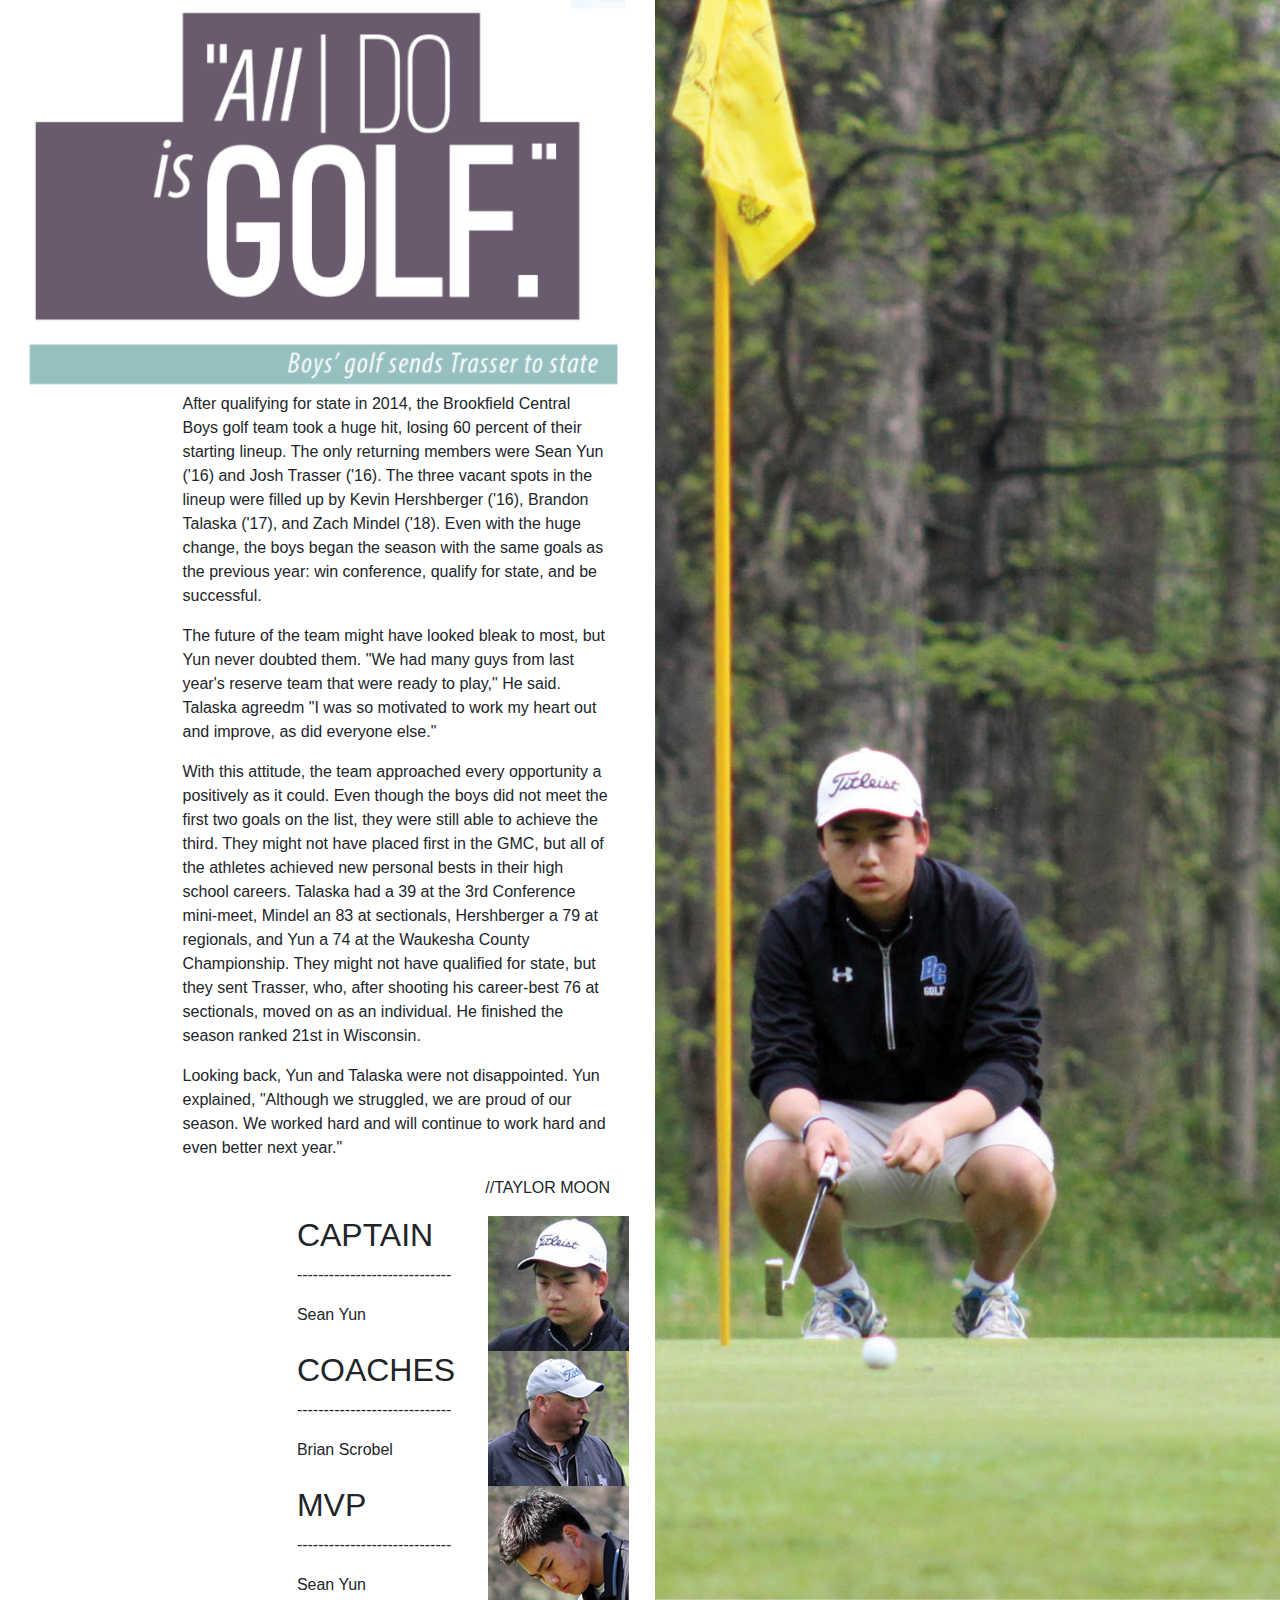
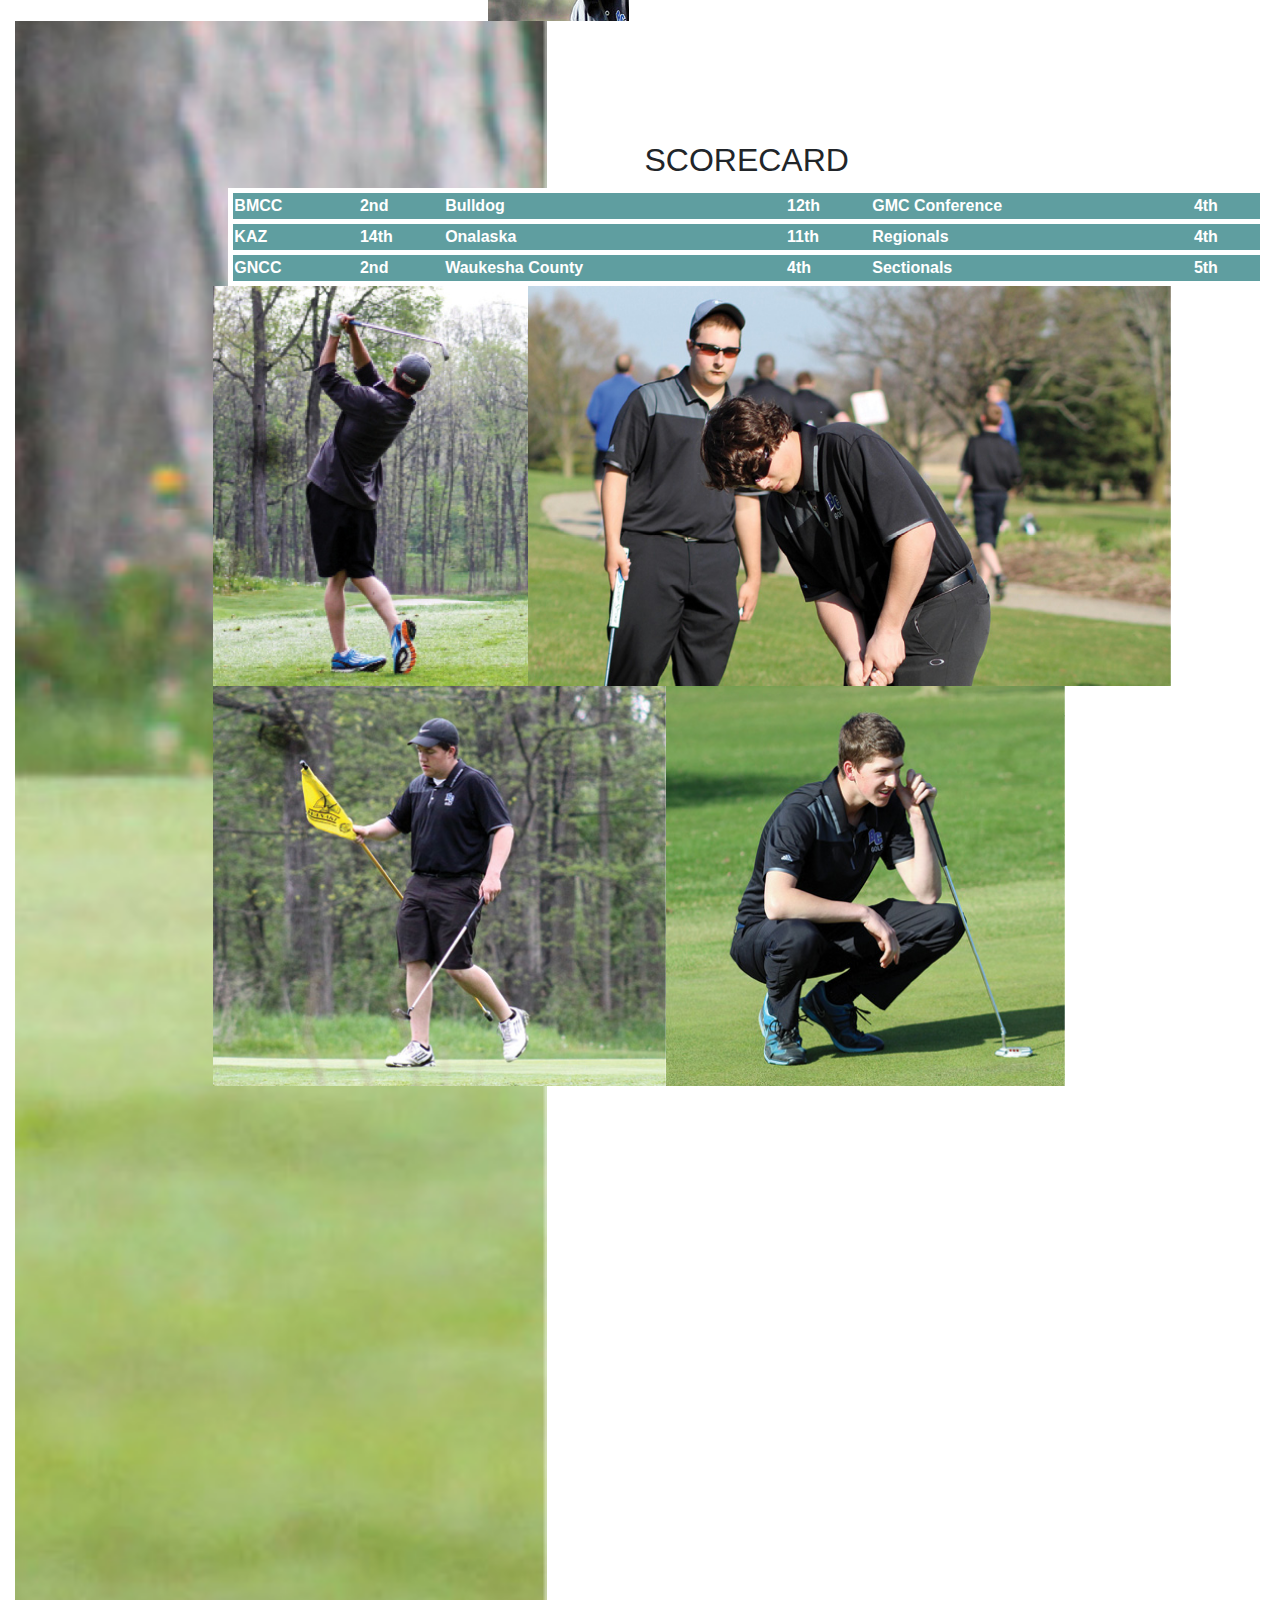
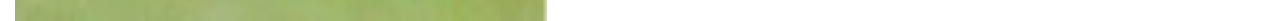
<file: Yearbook999/Yearbook999/david/index.html>
﻿<!DOCTYPE html>
<html>
<head>
	<meta charset="utf-8" />
	<link href="css/bootstrap.css" rel="stylesheet">
    <link href="css/stylesheet.css" rel="stylesheet">
	<title>Boys Golf</title>
</head>
<body>
	<div class="container-fluid">
		<div class="row">
            <div class="col-md-6">
                <img src="image/title.png" width="100%">

                <div class="col-md-9 offset-3">
                    <p>
                        After qualifying for state in 2014, the Brookfield Central Boys golf team took a huge hit, losing 60 percent of their starting lineup.
                        The only returning members were Sean Yun ('16) and Josh Trasser ('16). The three vacant spots in the lineup were filled up by Kevin
                        Hershberger ('16), Brandon Talaska ('17), and Zach Mindel ('18). Even with the huge change, the boys began the season with the same goals
                        as the previous year: win conference, qualify for state, and be successful.
                    </p>

                    <p>
                        The future of the team might have looked bleak to most, but Yun never doubted them. "We had many guys from last year's reserve team
                        that were ready to play," He said. Talaska agreedm "I was so motivated to work my heart out and improve, as did everyone else."
                    </p>

                    <p>
                        With this attitude, the team approached every opportunity a positively as it could. Even though the boys did not meet the first two
                        goals on the list, they were still able to achieve the third. They might not have placed first in the GMC, but all of the athletes
                        achieved new personal bests in their high school careers. Talaska had a 39 at the 3rd Conference mini-meet, Mindel an 83 at sectionals,
                        Hershberger a 79 at regionals, and Yun a 74 at the Waukesha County Championship. They might not have qualified for state, but they sent
                        Trasser, who, after shooting his career-best 76 at sectionals, moved on as an individual. He finished the season ranked 21st in Wisconsin.
                    </p>

                    <p>
                        Looking back, Yun and Talaska were not disappointed. Yun explained, "Although we struggled, we are proud of our season. We worked
                        hard and will continue to work hard and even better next year."
                    </p>

                    <p style="text-align:right">//TAYLOR MOON</p>

                    <div class="row">
                        <div class="col-md-5 offset-3">
                            <h2>CAPTAIN</h2>
                            <p>-----------------------------</p>
                            <p>Sean Yun</p>
                        </div>
                        <div class="col-md-3">
                            <img src="image/img1.jpg">
                        </div>
                    </div>

                    <div class="row">
                        <div class="col-md-5 offset-3">
                            <h2>COACHES</h2>
                            <p>-----------------------------</p>
                            <p>Brian Scrobel</p>
                        </div>
                        <div class="col-md-3">
                            <img src="image/img2.jpg">
                        </div>
                    </div>

                    <div class="row">
                        <div class="col-md-5 offset-3">
                            <h2>MVP</h2>
                            <p>-----------------------------</p>
                            <p>Sean Yun</p>
                        </div>
                        <div class="col-md-3">
                            <img src="image/img3.jpg">
                        </div>
                    </div>
                </div>
            </div>

		    <div class="col-md-6">
			    <img src="image/img4.jpg" height="1600px">
		    </div>
        </div>

        <div class="row">
            <div class="col-md-2">
                <img src="image/img5.jpg" height="1600px">
            </div>
            
            
            <div class="col-md-10">
                <br><br><br><br><br>
                <h2 style="text-align:center">SCORECARD</h2>
                <table style="width:100%">
                    <tr>
                        <th>BMCC</th>
                        <th>2nd</th>
                        <th>Bulldog</th>
                        <th>12th</th>
                        <th>GMC Conference</th>
                        <th>4th</th>
                    </tr>
                    <tr>
                        <th>KAZ</th>
                        <th>14th</th>
                        <th>Onalaska</th>
                        <th>11th</th>
                        <th>Regionals</th>
                        <th>4th</th>
                    </tr>
                    <tr>
                        <th>GNCC</th>
                        <th>2nd</th>
                        <th>Waukesha County</th>
                        <th>4th</th>
                        <th>Sectionals</th>
                        <th>5th</th>
                    </tr>
                </table>
                <div class="row">
                    <img src="image/img6.jpg" height="400px">
                    <img src="image/img7.jpg" height="400px">
                </div>
                <div class="row">
                    <img src="image/img8.jpg" height="400px">
                    <img src="image/img9.jpg" height="400px">
                </div>
            </div>
        </div>
	</div>
</body>
</html>
</file>
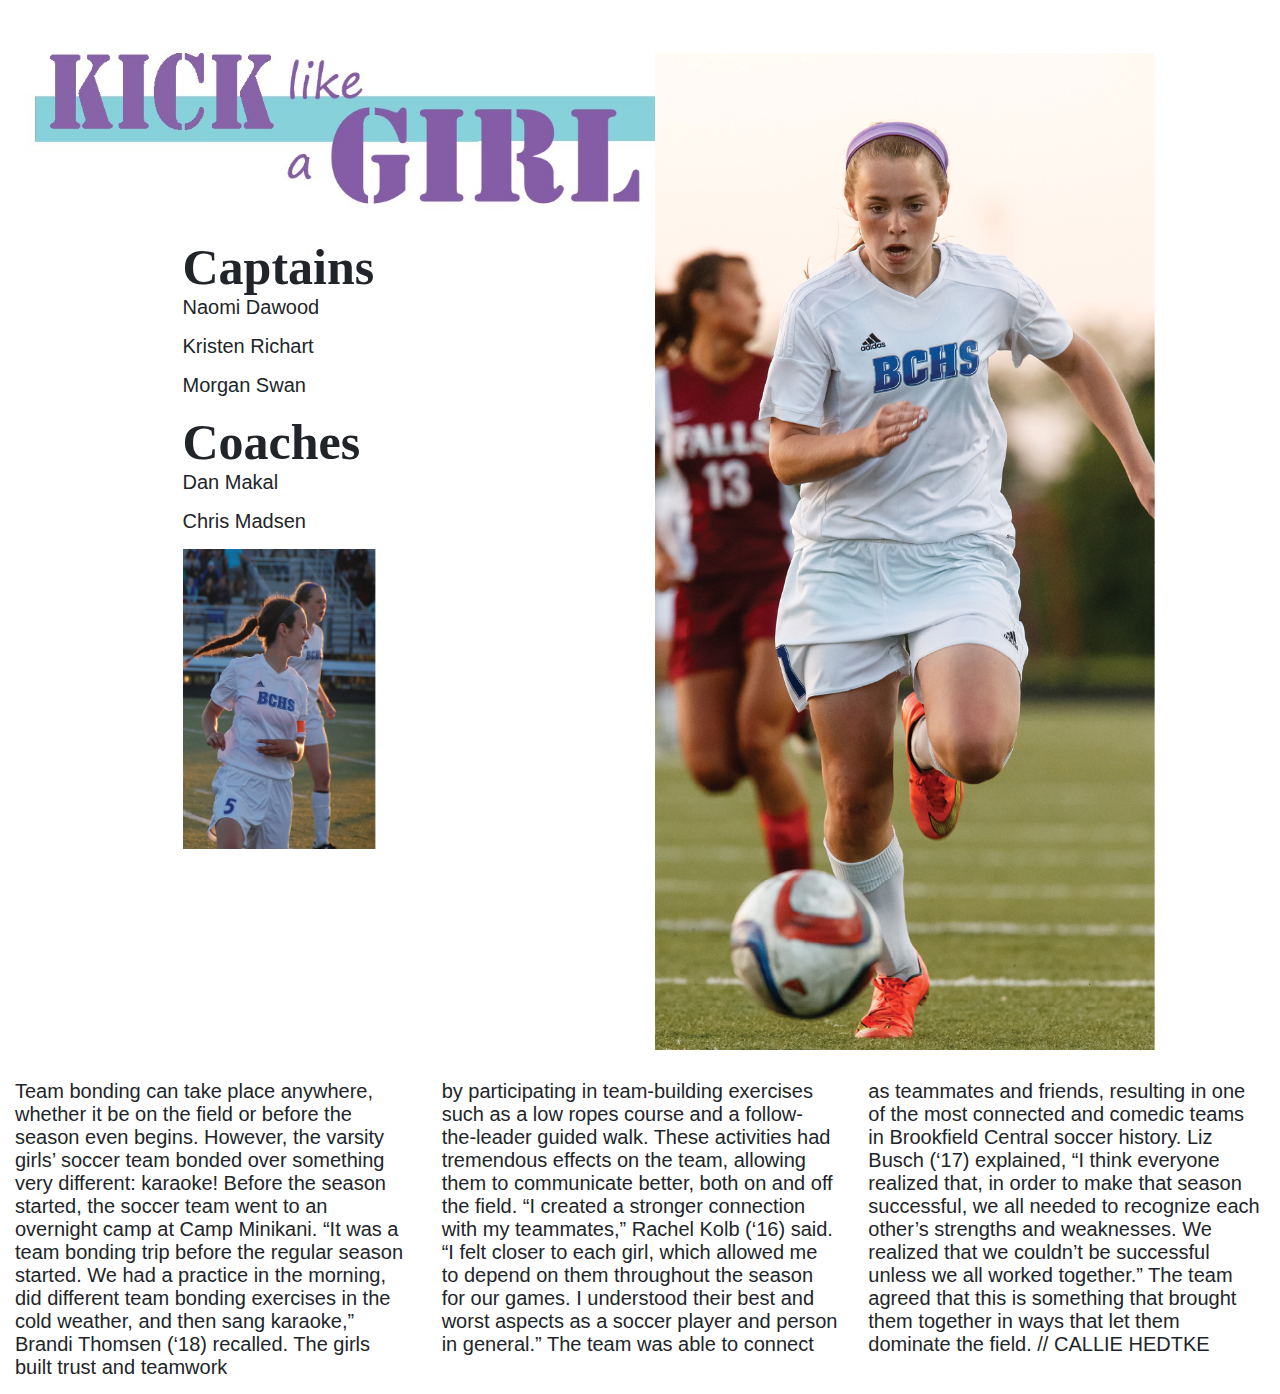
<file: Yearbook999/Yearbook999/Hughes/index.html>
﻿<!DOCTYPE html>
<html>
<head>
    <link href="css/bootstrap.css" rel="stylesheet">
    <link rel="stylesheet" type="text/css" href="GraceSheet.css">

    <meta charset="utf-8" />
    <title></title>
</head>
<body>
    <div class="row">
        <div class="col-md-6">
            <div id="cont">
                <img src="kickTitle.jpg" alt="fail" width="800"/>
            </div>

            <div class="row">
                <div class="col-md-6 offset-md-3">
                    <div id="CaptainsCoaches">
                        <div class="capNcoach">
                            <b>Captains</b>
                        </div>

                        <div id="names">
                            <p>
                                Naomi Dawood
                            </p>
                            <p>
                                Kristen Richart
                            </p>
                            <p>
                                Morgan Swan
                            </p>
                        </div>


                        <div class="capNcoach">
                            <b>Coaches</b>
                        </div>
                        <p>
                            Dan Makal
                        </p>
                        <p>
                            Chris Madsen
                        </p>
                        <img src="imgOne.png" alt="no" width="200" height="300" />
                    </div>
                </div>

                
                
            </div>
           
   

        </div>


        <div class="col-md-6">
            <img src="emmaBack.png" alt="failure" width="500" height="1035" />
        </div>
    </div>
    
    <div class="row" id="mainText">
        
            <div class="col-md-4">
                Team bonding can take place anywhere,
                whether it be on the field or before the
                season even begins. However, the varsity
                girls’ soccer team bonded over something
                very different: karaoke!
                Before the season started, the soccer
                team went to an overnight camp at Camp
                Minikani. “It was a team bonding trip
                before the regular season started. We had a
                practice in the morning, did different team
                bonding exercises in the cold weather, and
                then sang karaoke,” Brandi Thomsen (‘18)
                recalled. The girls built trust and teamwork
            </div>
            <div class="col-md-4">
                by participating in team-building exercises

                such as a low ropes course and a follow-
                the-leader guided walk.

                These activities had tremendous effects
                on the team, allowing them to communicate
                better, both on and off the field.
                “I created a stronger connection with
                my teammates,” Rachel Kolb (‘16) said. “I
                felt closer to each girl, which allowed me
                to depend on them throughout the season
                for our games. I understood their best and
                worst aspects as a soccer player and person
                in general.” The team was able to connect
            </div>
            <div class="col-md-4">
                as teammates and friends, resulting in one
                of the most connected and comedic teams
                in Brookfield Central soccer history.
                Liz Busch (‘17) explained, “I think
                everyone realized that, in order to make
                that season successful, we all needed
                to recognize each other’s strengths and
                weaknesses. We realized that we couldn’t be
                successful unless we all worked together.”
                The team agreed that this is something that
                brought them together in ways that let them
                dominate the field.

                // CALLIE HEDTKE
            
        </div>








    </div>

</body>
</html>
</file>
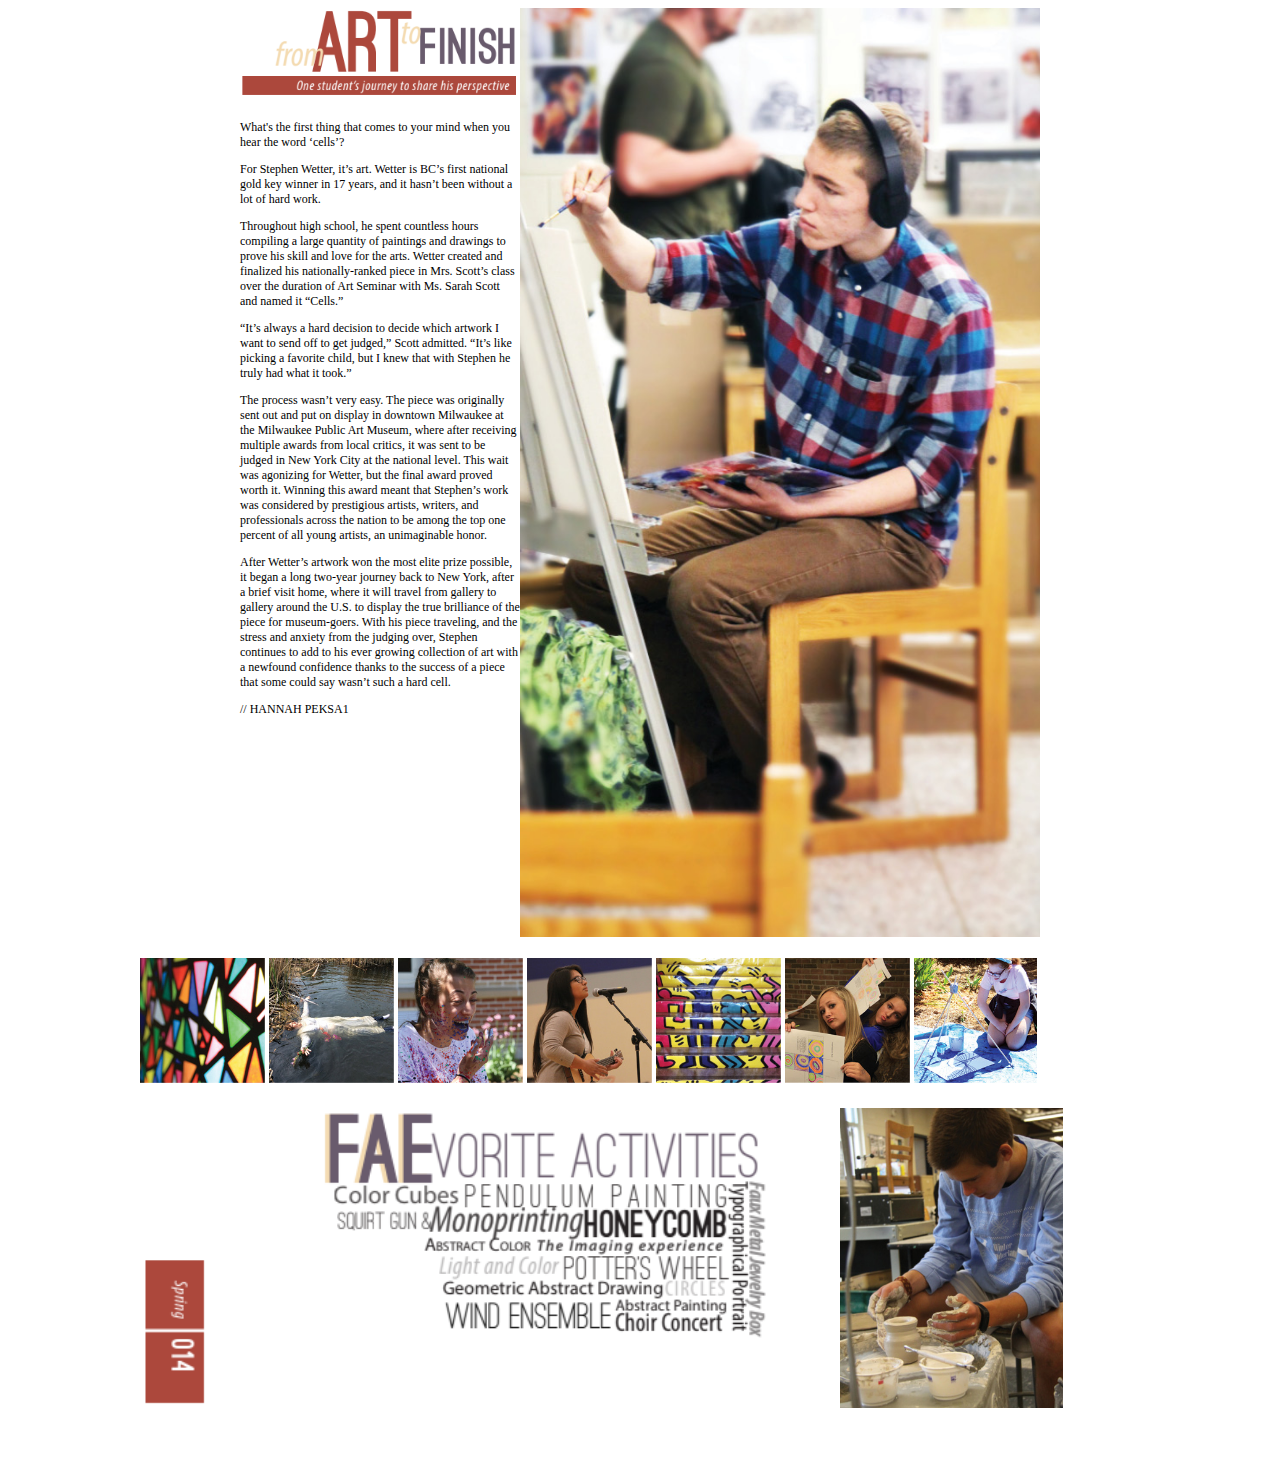
<file: Yearbook999/Yearbook999/Page 14/Index.html>
﻿<!DOCTYPE html>
<html>
<head>
    <meta charset="utf-8" />
    <title> Page 14 </title>
    <link rel="stylesheet" href="StyleSheet.css" />
</head>
<body>
    <div id="top">
        <div id="topLeft">
            <div id="specialText">
                <img src="page14images/specialText.PNG" id="specialTextText" width="100%"/>
            </div>
            <div id="firstText">
                <p>
                    What's the first thing that comes to your mind when you
                    hear the word ‘cells’?
                    </p><p>
                    For Stephen Wetter, it’s art. Wetter is BC’s first
                    national gold key winner in 17 years, and it hasn’t been
                    without a lot of hard work.
                </p><p>
                    Throughout high school, he spent countless hours
                    compiling a large quantity of paintings and drawings to
                    prove his skill and love for the arts. Wetter created and
                    finalized his nationally-ranked piece in Mrs. Scott’s class
                    over the duration of Art Seminar with Ms. Sarah Scott
                    and named it “Cells.”
                </p><p>
                    “It’s always a hard decision to decide which artwork
                    I want to send off to get judged,” Scott admitted. “It’s like
                    picking a favorite child, but I knew that with Stephen he
                    truly had what it took.”
                </p><p>
                    The process wasn’t very easy. The piece was
                    originally sent out and put on display in downtown
                    Milwaukee at the Milwaukee Public Art Museum, where
                    after receiving multiple awards from local critics, it was
                    sent to be judged in New York City at the national level.
                    This wait was agonizing for Wetter, but the final award
                    proved worth it. Winning this award meant that Stephen’s
                    work was considered by prestigious artists, writers, and
                    professionals across the nation to be among the top one
                    percent of all young artists, an unimaginable honor.
                </p><p>
                    After Wetter’s artwork won the most elite prize
                    possible, it began a long two-year journey back to New
                    York, after a brief visit home, where it will travel from
                    gallery to gallery around the U.S. to display the true
                    brilliance of the piece for museum-goers. With his piece
                    traveling, and the stress and anxiety from the judging
                    over, Stephen continues to add to his ever growing
                    collection of art with a newfound confidence thanks to
                    the success of a piece that some could say wasn’t such a
                    hard cell.
                </p><p>
                    // HANNAH PEKSA1
                </p>
            </div>
        </div>
        <div id="topRight">
            <img src="page14images/Peksa_FAE_-_40.jpg" id="peksa" width="100%"/>
        </div>
    </div>

    <div id="bottom">
        <div id="bottomTop">
            <img src="page14images/IMG_2901.jpg" height="125px"/>
            <img src="page14images/fae2.jpg" height="125px"/>
            <img src="page14images/IMG_0907.jpg" height="125px"/>
            <img src="page14images/IMG_0933.jpg" height="125px"/>
            <img src="page14images/IMG_0717.jpg" height="125px"/>
            <img src="page14images/IMG_2809.jpg" height="125px"/>
            <img src="page14images/IMG_2999.jpg" height="125px"/>
        </div>
        <div id="bottomBot">
            <div id="pageName"></div>
            <div id="lastPic"></div>
        </div>
    </div>


</body>
</html>
</file>
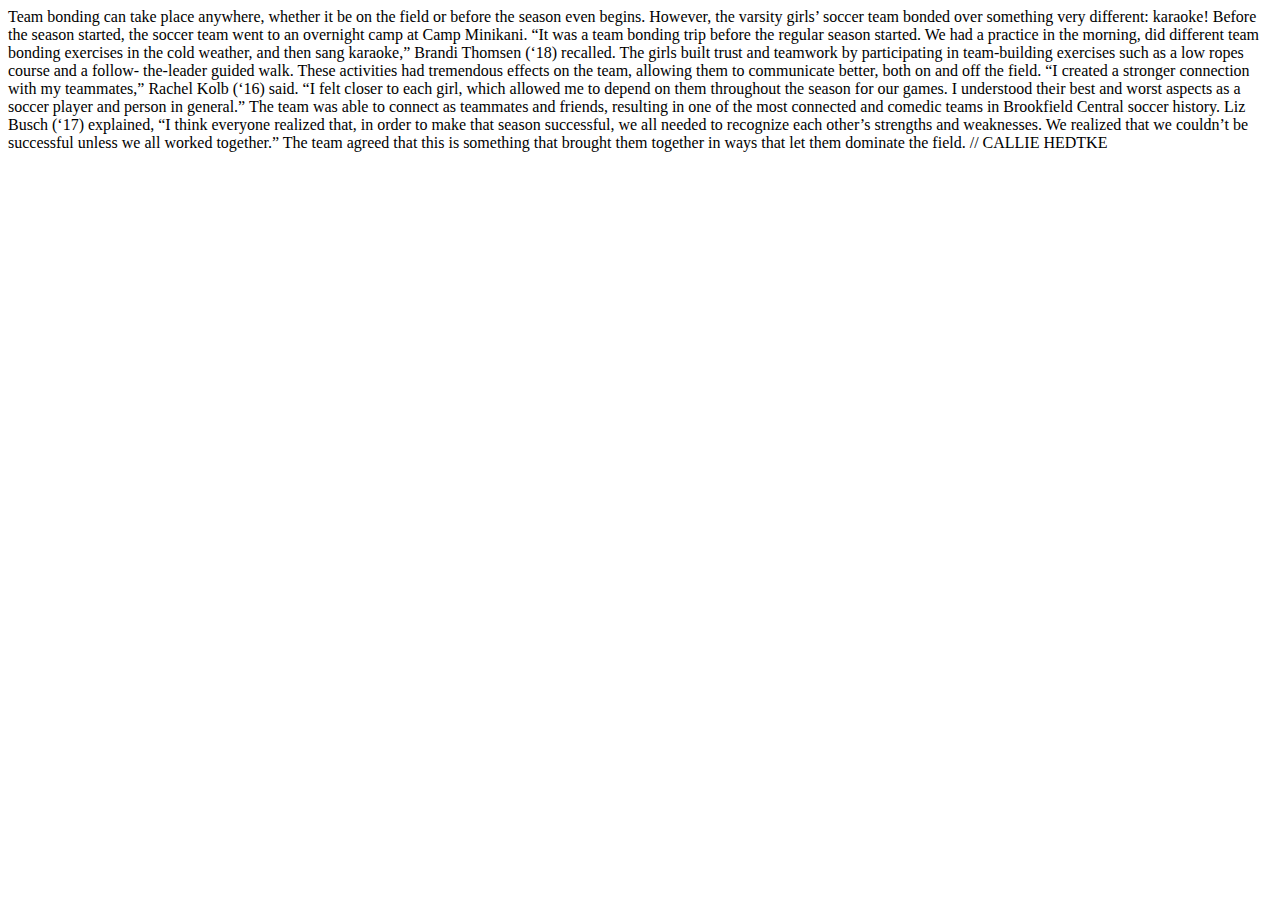
<file: Yearbook999/Yearbook999/Hughes/GraceHughes.html>
﻿<!DOCTYPE html>
<html>
<head>
    <meta charset="utf-8" />
    <title>Kick Like a Girl pg2</title>
</head>
<body>
    <div id="mainText">
        Team bonding can take place anywhere,
        whether it be on the field or before the
        season even begins. However, the varsity
        girls’ soccer team bonded over something
        very different: karaoke!
        Before the season started, the soccer
        team went to an overnight camp at Camp
        Minikani. “It was a team bonding trip
        before the regular season started. We had a
        practice in the morning, did different team
        bonding exercises in the cold weather, and
        then sang karaoke,” Brandi Thomsen (‘18)
        recalled. The girls built trust and teamwork

        by participating in team-building exercises

        such as a low ropes course and a follow-
        the-leader guided walk.

        These activities had tremendous effects
        on the team, allowing them to communicate
        better, both on and off the field.
        “I created a stronger connection with
        my teammates,” Rachel Kolb (‘16) said. “I
        felt closer to each girl, which allowed me
        to depend on them throughout the season
        for our games. I understood their best and
        worst aspects as a soccer player and person
        in general.” The team was able to connect

        as teammates and friends, resulting in one
        of the most connected and comedic teams
        in Brookfield Central soccer history.
        Liz Busch (‘17) explained, “I think
        everyone realized that, in order to make
        that season successful, we all needed
        to recognize each other’s strengths and
        weaknesses. We realized that we couldn’t be
        successful unless we all worked together.”
        The team agreed that this is something that
        brought them together in ways that let them
        dominate the field.

        // CALLIE HEDTKE
    </div>


</body>
</html>
</file>
<file: Yearbook999/Yearbook999/david/css/stylesheet.css>
﻿tr {
    background-color: cadetblue;
    color: white;
    border: 5px solid white;
}
</file>
<file: Yearbook999/Yearbook999/Hughes/GraceSheet.css>
﻿body {
	background-color: white;
}

#cont {
	font: 100px impact;
	padding: 10px;
}


#CaptainsCoaches {
	
	
	
}
.capNcoach {
	font: 50px impact;
}
.row {
	font: 20px georgia, sans-serif;
	padding: 15px;
}
</file>
<file: Yearbook999/Yearbook999/Page 14/StyleSheet.css>
﻿#top {
    width: 800px;
    margin: auto;
    height: 950px;
}
#topLeft {
    width: 35%;
    float: left;
    height: 100%;
}
#topRight {
    width: 65%;
    float: right;
    height: 100%;
}
#specialText {
    width: 100%;
    height: 100px;
    margin: auto;
}
#specialTextText {
    float: right;
}
#firstText {
    font-family: 'Trebuchet MS';
    text-align: left;
    font-size: 12px;
}
#bottom {
    width: 1000px;
    margin: auto;
    height: 500px;
}
#bottomTop {
    width: 100%;
    height: 150px;
}
#bottomBot {
    height: 350px;
    width: 100%;
}
#pageName {
    background-image: url("page14images/bottomText.PNG");
    background-size: contain;
    background-repeat: no-repeat;
    float: left;
    height: 300px;
    width: 65%;
}
#lastPic {
    background-image: url("page14images/IMG_0715.jpg");
    background-size: contain;
    background-repeat: no-repeat;
    height: 300px;
    width: 30%;
    float: right;
}
</file>
